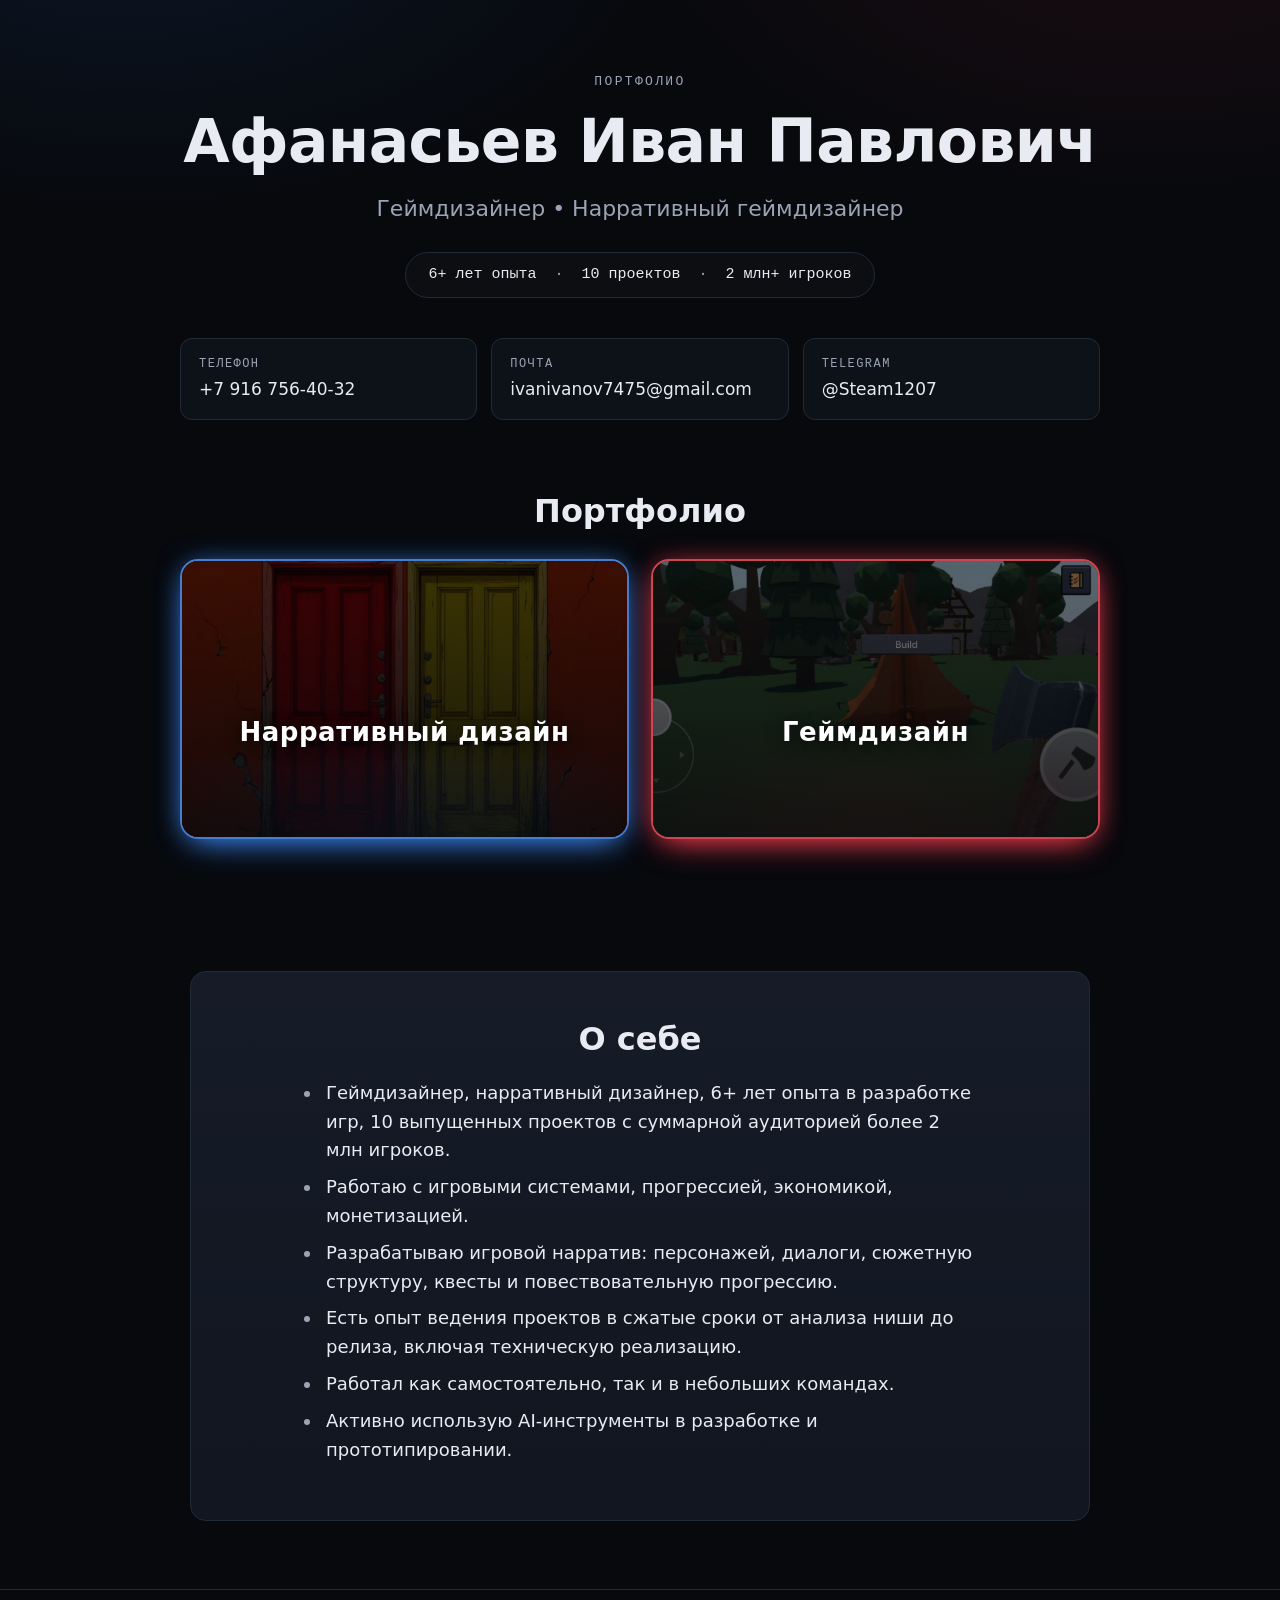
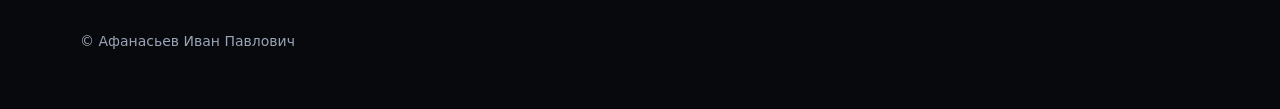
<file: index.html>
<!DOCTYPE html>
<html lang="ru">
<head>
  <meta charset="utf-8">
  <meta name="viewport" content="width=device-width, initial-scale=1">
  <meta name="robots" content="noindex, nofollow">
  <title>Афанасьев Иван Павлович — геймдизайнер, нарративный геймдизайнер</title>
  <meta name="description" content="Портфолио: геймдизайн и нарративный дизайн.">
  <link rel="icon" href="./assets/favicon.svg" type="image/svg+xml">
  <link rel="stylesheet" href="./styles.css?v=20261010f">
</head>
<body>

  <header class="hero">
    <div class="wrap">
      <p class="eyebrow">Портфолио</p>
      <h1>Афанасьев Иван Павлович</h1>
      <p class="subtitle">Геймдизайнер • Нарративный геймдизайнер</p>
      <p class="stats">
        <span>6+ лет опыта</span><span class="dot">·</span>
        <span>10 проектов</span><span class="dot">·</span>
        <span>2 млн+ игроков</span>
      </p>
      <ul class="contacts contacts--hero" id="contacts">
        <li><button class="contact" type="button" data-copy="+7 916 756-40-32"><span class="label">Телефон</span><span class="value">+7 916 756-40-32</span><span class="corner hint" aria-hidden="true">Скопировать</span><span class="corner copied" aria-hidden="true">Скопировано</span></button></li>
        <li><button class="contact" type="button" data-copy="ivanivanov7475@gmail.com"><span class="label">Почта</span><span class="value">ivanivanov7475@gmail.com</span><span class="corner hint" aria-hidden="true">Скопировать</span><span class="corner copied" aria-hidden="true">Скопировано</span></button></li>
        <li><button class="contact" type="button" data-copy="@Steam1207"><span class="label">Telegram</span><span class="value">@Steam1207</span><span class="corner hint" aria-hidden="true">Скопировать</span><span class="corner copied" aria-hidden="true">Скопировано</span></button></li>
      </ul>
    </div>
  </header>

  <main>
    <section class="choice" id="choose">
      <div class="wrap">
        <h2>Портфолио</h2>
        <div class="pills">
          <a class="pill-card pill-card--blue" href="narrative.html">
            <img class="pill-card__bg" src="assets/pill-narrative.jpg" alt="" decoding="async">
            <span class="pill-card__shade" aria-hidden="true"></span>
            <span class="pill-card__content">
              <span class="pill-card__label">Нарративный дизайн</span>
              <span class="pill-card__arrow" aria-hidden="true">←</span>
            </span>
          </a>
          <a class="pill-card pill-card--red" href="gamedesign.html">
            <img class="pill-card__bg" src="assets/pill-gamedesign.jpg" alt="" decoding="async">
            <span class="pill-card__shade" aria-hidden="true"></span>
            <span class="pill-card__content">
              <span class="pill-card__label">Геймдизайн</span>
              <span class="pill-card__arrow" aria-hidden="true">→</span>
            </span>
          </a>
        </div>
      </div>
    </section>

    <section class="about" id="about">
      <div class="wrap">
        <div class="panel">
          <h2>О себе</h2>
          <ul class="about-list">
            <li>Геймдизайнер, нарративный дизайнер, 6+ лет опыта в разработке игр, 10 выпущенных проектов с суммарной аудиторией более 2 млн игроков.</li>
            <li>Работаю с игровыми системами, прогрессией, экономикой, монетизацией.</li>
            <li>Разрабатываю игровой нарратив: персонажей, диалоги, сюжетную структуру, квесты и повествовательную прогрессию.</li>
            <li>Есть опыт ведения проектов в сжатые сроки от анализа ниши до релиза, включая техническую реализацию.</li>
            <li>Работал как самостоятельно, так и в небольших командах.</li>
            <li>Активно использую AI-инструменты в разработке и прототипировании.</li>
          </ul>
        </div>
      </div>
    </section>
  </main>

  <footer class="foot">
    <div class="wrap">
      <span>© Афанасьев Иван Павлович</span>
    </div>
  </footer>

  <div class="toast" id="toast" role="status" aria-live="polite"></div>
  <script src="./script.js?v=20261010f"></script>
</body>
</html>
</file>
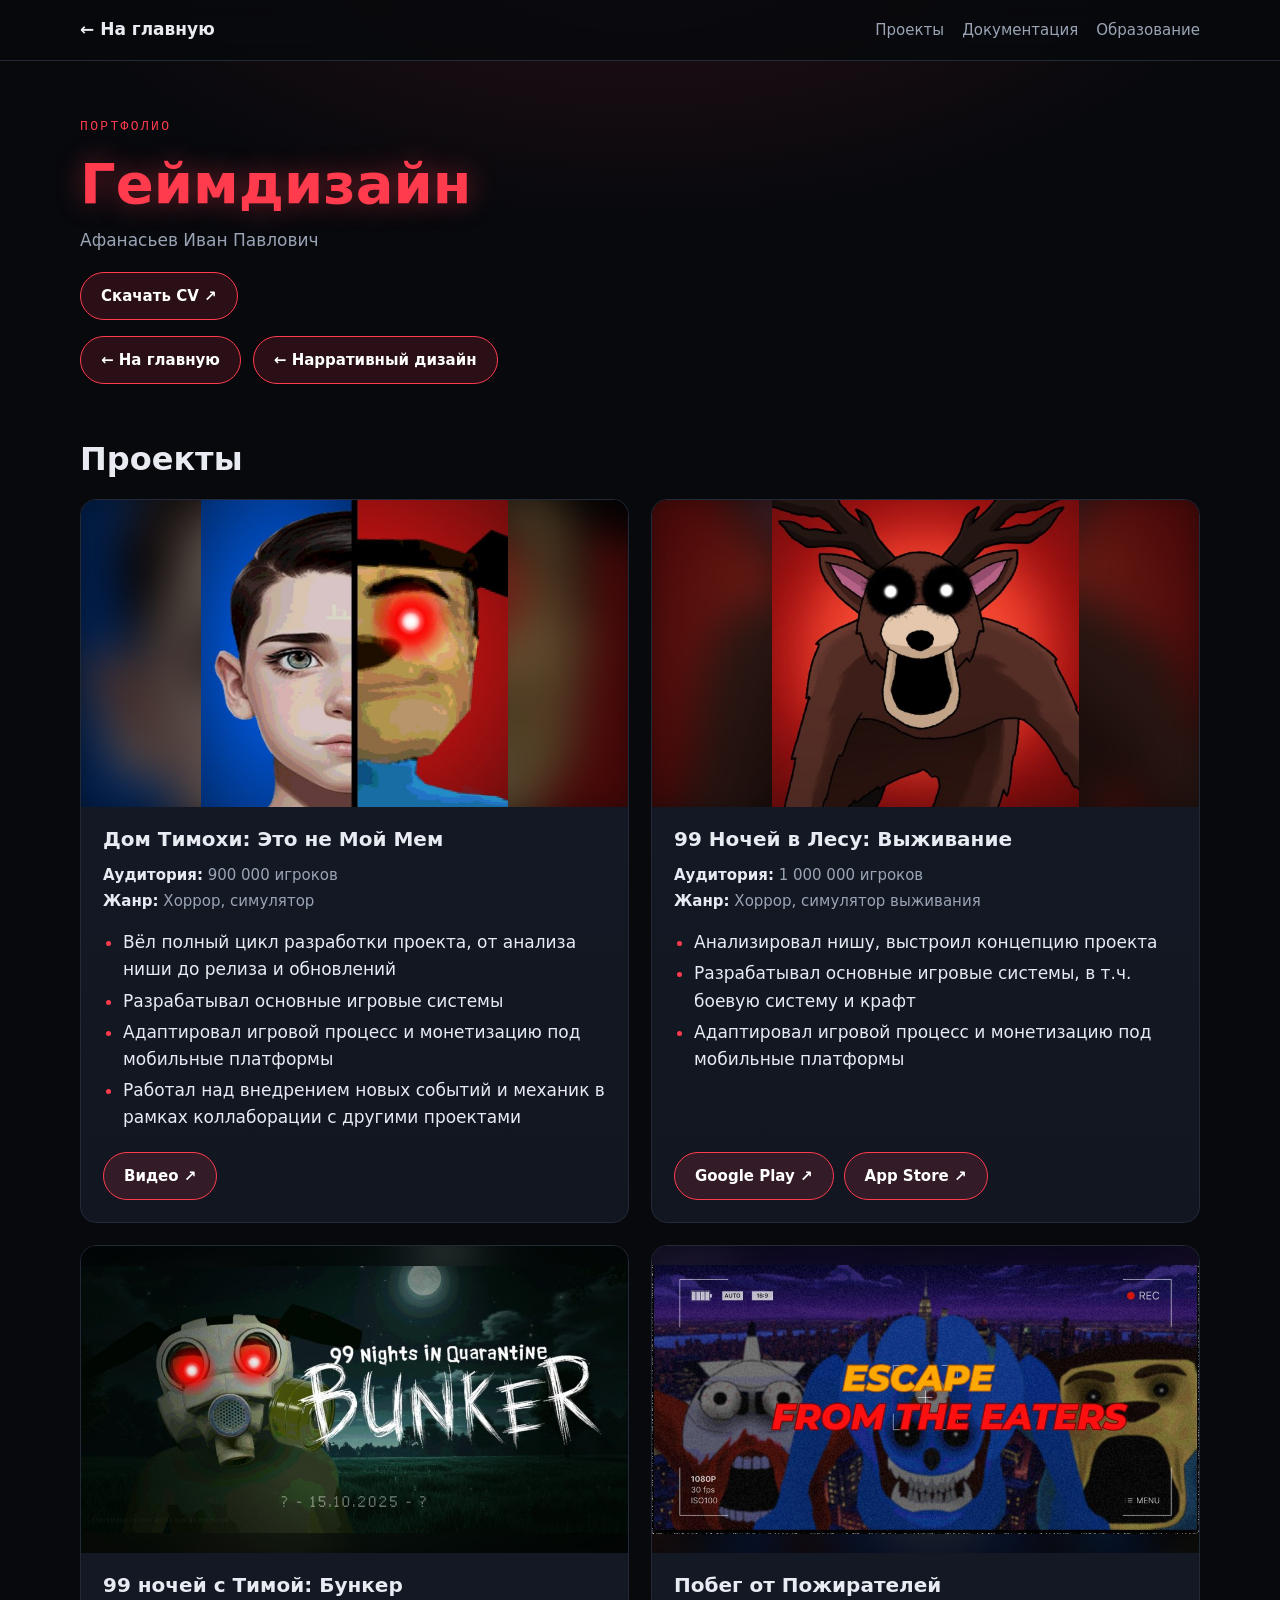
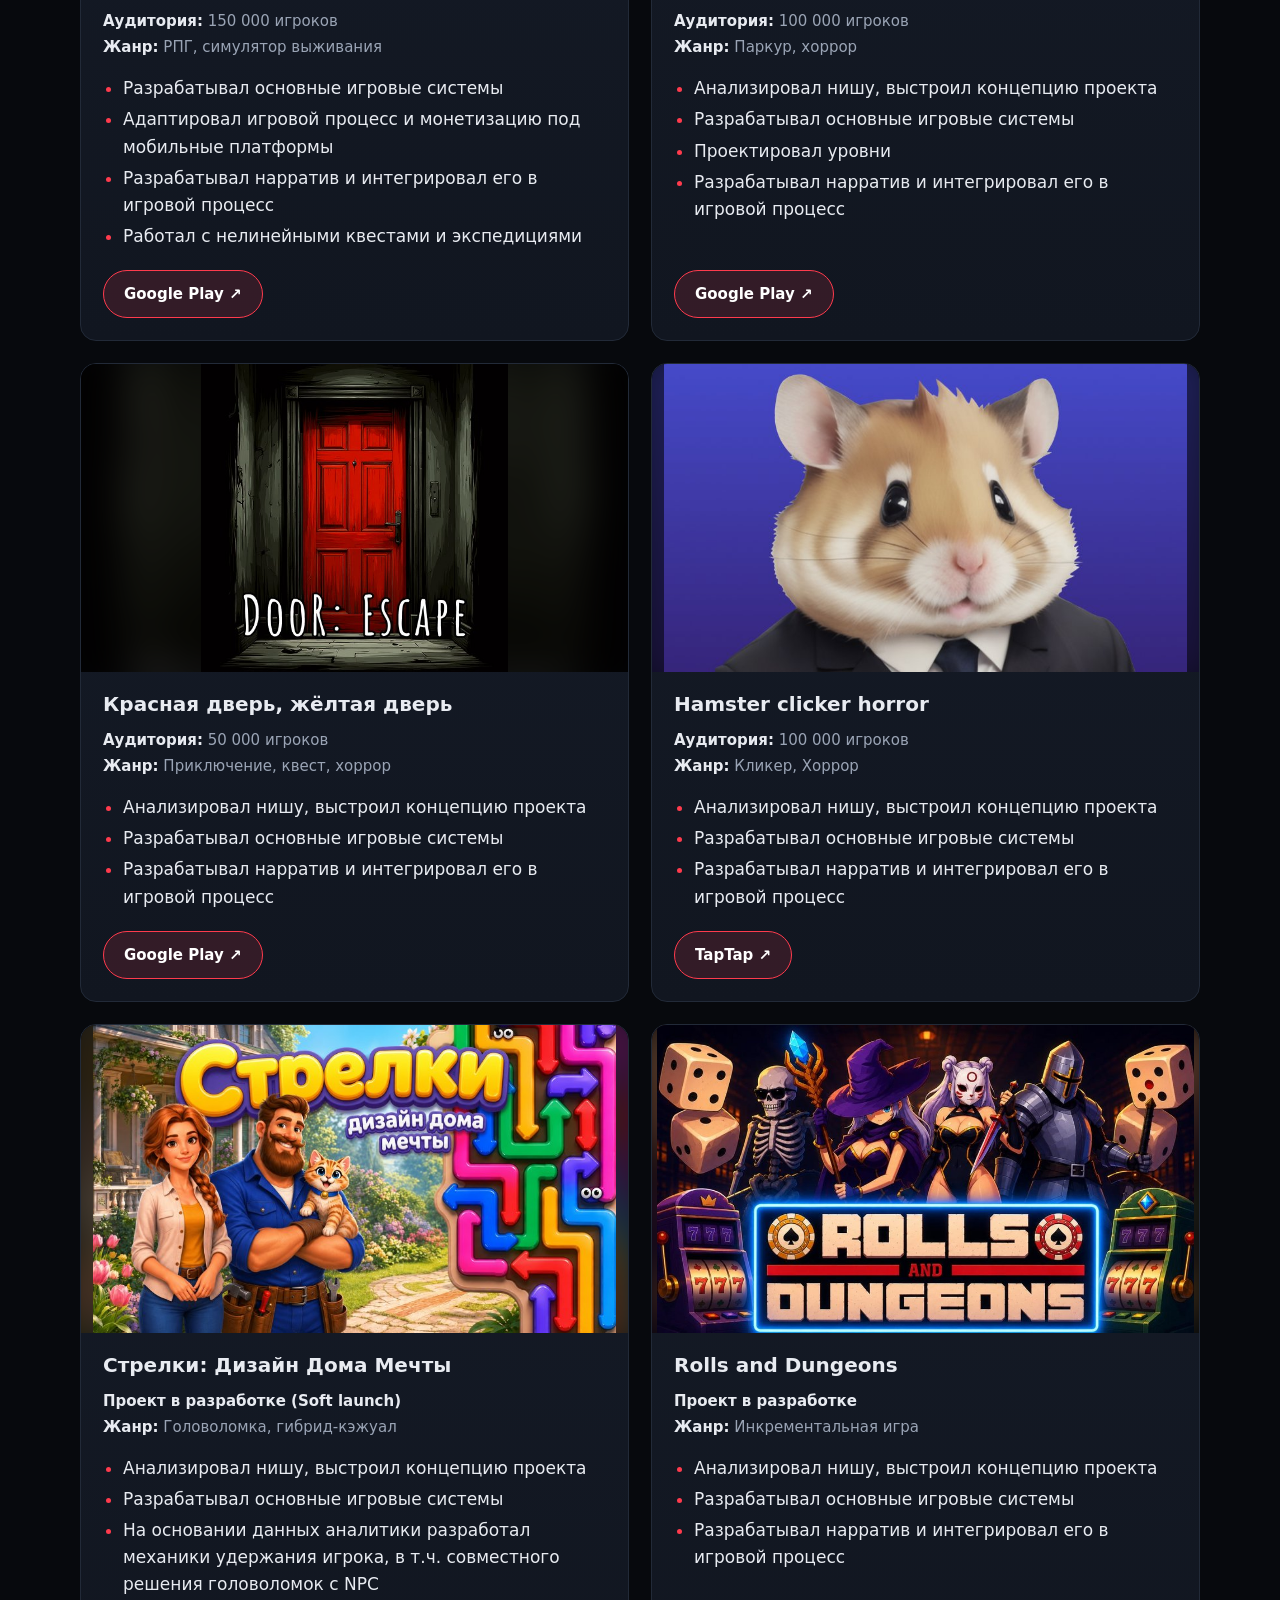
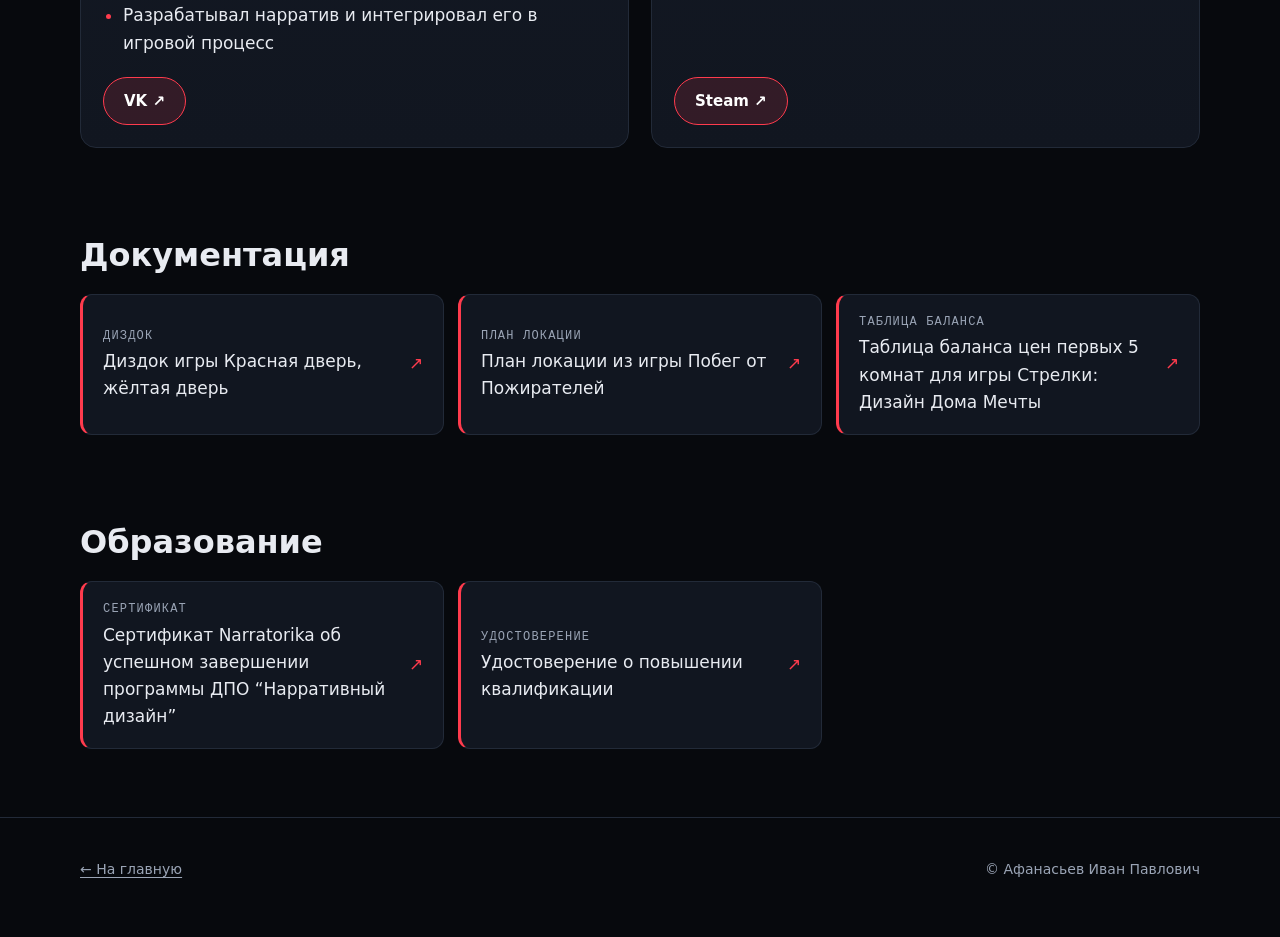
<file: gamedesign.html>
<!DOCTYPE html>
<html lang="ru">
<head>
  <meta charset="utf-8">
  <meta name="viewport" content="width=device-width, initial-scale=1">
  <meta name="robots" content="noindex, nofollow">
  <title>Геймдизайн — Афанасьев Иван Павлович</title>
  <link rel="icon" href="./assets/favicon.svg" type="image/svg+xml">
  <link rel="stylesheet" href="./styles.css?v=20261010f">
</head>
<body class="theme-red">

  <nav class="topbar" aria-label="Навигация">
    <div class="wrap">
      <a class="back" href="index.html">← На главную</a>
      <div class="topnav">
        <a href="#projects">Проекты</a> <a href="#docs">Документация</a> <a href="#education">Образование</a>
      </div>
    </div>
  </nav>

  <header class="page-head">
    <div class="wrap">
      <p class="eyebrow">Портфолио</p>
      <h1><span class="accent">Геймдизайн</span></h1>
      <p class="name">Афанасьев Иван Павлович</p>
      <div class="cv-row">
        <!-- CV (Геймдизайн): чтобы обновить, замените файл assets/cv/Afanasyev_Ivan_Game_Designer_CV.pdf (имя оставьте прежним).
             Атрибут download не ставим: с ним Chrome на сайте скачивает PDF вместо открытия во вкладке. -->
        <a class="btn" href="assets/cv/Afanasyev_Ivan_Game_Designer_CV.pdf" target="_blank" rel="noopener">Скачать CV ↗</a>
      </div>
      <div class="head-actions">
        <a class="btn" href="index.html">← На главную</a>
        <a class="btn" href="narrative.html">← Нарративный дизайн</a>
      </div>
    </div>
  </header>

  <main>
    <section id="projects">
      <div class="wrap">
        <h2>Проекты</h2>
        <div class="projects">
        <article class="card">
          <div class="cover">
            <img class="bg" src="assets/dom-timokhi.jpg" alt="" aria-hidden="true">
            <img class="fg" src="assets/dom-timokhi.jpg" alt="Дом Тимохи: Это не Мой Мем" loading="lazy">
          </div>
          <div class="card-body">
            <h3>Дом Тимохи: Это не Мой Мем</h3>
            <p class="meta"><span><b>Аудитория:</b> 900 000 игроков</span><span><b>Жанр:</b> Хоррор, симулятор</span></p>
            <ul>
              <li>Вёл полный цикл разработки проекта, от анализа ниши до релиза и обновлений</li>
              <li>Разрабатывал основные игровые системы</li>
              <li>Адаптировал игровой процесс и монетизацию под мобильные платформы</li>
              <li>Работал над внедрением новых событий и механик в рамках коллаборации с другими проектами</li>
            </ul>
            <div class="card-actions">
              <a class="btn" href="https://www.youtube.com/watch?v=hrH_VWF88SI" target="_blank" rel="noopener">Видео ↗</a>
            </div>
          </div>
        </article>
        <article class="card">
          <div class="cover">
            <img class="bg" src="assets/99-nochey-v-lesu.jpg" alt="" aria-hidden="true">
            <img class="fg" src="assets/99-nochey-v-lesu.jpg" alt="99 Ночей в Лесу: Выживание" loading="lazy">
          </div>
          <div class="card-body">
            <h3>99 Ночей в Лесу: Выживание</h3>
            <p class="meta"><span><b>Аудитория:</b> 1 000 000 игроков</span><span><b>Жанр:</b> Хоррор, симулятор выживания</span></p>
            <ul>
              <li>Анализировал нишу, выстроил концепцию проекта</li>
              <li>Разрабатывал основные игровые системы, в т.ч. боевую систему и крафт</li>
              <li>Адаптировал игровой процесс и монетизацию под мобильные платформы</li>
            </ul>
            <div class="card-actions">
              <a class="btn" href="https://play.google.com/store/apps/details?id=com.blessed.ninetyninenightsinforest" target="_blank" rel="noopener">Google Play ↗</a>
              <a class="btn" href="https://apps.apple.com/ru/app/99-%D0%BD%D0%BE%D1%87%D0%B5%D0%B9-%D0%B2-%D0%BB%D0%B5%D1%81%D1%83-%D0%B2%D1%8B%D0%B6%D0%B8%D0%B2%D0%B0%D0%BD%D0%B8%D0%B5/id6752292170" target="_blank" rel="noopener">App Store ↗</a>
            </div>
          </div>
        </article>
        <article class="card">
          <div class="cover">
            <img class="bg" src="assets/99-nochey-s-timoy-bunker.jpg" alt="" aria-hidden="true">
            <img class="fg" src="assets/99-nochey-s-timoy-bunker.jpg" alt="99 ночей с Тимой: Бункер" loading="lazy">
          </div>
          <div class="card-body">
            <h3>99 ночей с Тимой: Бункер</h3>
            <p class="meta"><span><b>Аудитория:</b> 150 000 игроков</span><span><b>Жанр:</b> РПГ, симулятор выживания</span></p>
            <ul>
              <li>Разрабатывал основные игровые системы</li>
              <li>Адаптировал игровой процесс и монетизацию под мобильные платформы</li>
              <li>Разрабатывал нарратив и интегрировал его в игровой процесс</li>
              <li>Работал с нелинейными квестами и экспедициями</li>
            </ul>
            <div class="card-actions">
              <a class="btn" href="https://play.google.com/store/apps/details?id=com.blessedlang.quarantinebunker" target="_blank" rel="noopener">Google Play ↗</a>
            </div>
          </div>
        </article>
        <article class="card">
          <div class="cover">
            <img class="bg" src="assets/pobeg-ot-pozhirateley.jpg" alt="" aria-hidden="true">
            <img class="fg" src="assets/pobeg-ot-pozhirateley.jpg" alt="Побег от Пожирателей" loading="lazy">
          </div>
          <div class="card-body">
            <h3>Побег от Пожирателей</h3>
            <p class="meta"><span><b>Аудитория:</b> 100 000 игроков</span><span><b>Жанр:</b> Паркур, хоррор</span></p>
            <ul>
              <li>Анализировал нишу, выстроил концепцию проекта</li>
              <li>Разрабатывал основные игровые системы</li>
              <li>Проектировал уровни</li>
              <li>Разрабатывал нарратив и интегрировал его в игровой процесс</li>
            </ul>
            <div class="card-actions">
              <a class="btn" href="https://play.google.com/store/apps/details?id=com.blessedland.eatersescape" target="_blank" rel="noopener">Google Play ↗</a>
            </div>
          </div>
        </article>
        <article class="card">
          <div class="cover">
            <img class="bg" src="assets/krasnaya-dver-zheltaya-dver.jpg" alt="" aria-hidden="true">
            <img class="fg" src="assets/krasnaya-dver-zheltaya-dver.jpg" alt="Красная дверь, жёлтая дверь" loading="lazy">
          </div>
          <div class="card-body">
            <h3>Красная дверь, жёлтая дверь</h3>
            <p class="meta"><span><b>Аудитория:</b> 50 000 игроков</span><span><b>Жанр:</b> Приключение, квест, хоррор</span></p>
            <ul>
              <li>Анализировал нишу, выстроил концепцию проекта</li>
              <li>Разрабатывал основные игровые системы</li>
              <li>Разрабатывал нарратив и интегрировал его в игровой процесс</li>
            </ul>
            <div class="card-actions">
              <a class="btn" href="https://play.google.com/store/apps/details?id=com.blessedland.redyellowdoor" target="_blank" rel="noopener">Google Play ↗</a>
            </div>
          </div>
        </article>
        <article class="card">
          <div class="cover">
            <img class="bg" src="assets/hamster-clicker-horror.jpg" alt="" aria-hidden="true">
            <img class="fg" src="assets/hamster-clicker-horror.jpg" alt="Hamster clicker horror" loading="lazy">
          </div>
          <div class="card-body">
            <h3>Hamster clicker horror</h3>
            <p class="meta"><span><b>Аудитория:</b> 100 000 игроков</span><span><b>Жанр:</b> Кликер, Хоррор</span></p>
            <ul>
              <li>Анализировал нишу, выстроил концепцию проекта</li>
              <li>Разрабатывал основные игровые системы</li>
              <li>Разрабатывал нарратив и интегрировал его в игровой процесс</li>
            </ul>
            <div class="card-actions">
              <a class="btn" href="https://www.taptap.io/app/33745233" target="_blank" rel="noopener">TapTap ↗</a>
            </div>
          </div>
        </article>
        <article class="card">
          <div class="cover">
            <img class="bg" src="assets/strelki-dizayn-doma-mechty.jpg" alt="" aria-hidden="true">
            <img class="fg" src="assets/strelki-dizayn-doma-mechty.jpg" alt="Стрелки: Дизайн Дома Мечты" loading="lazy">
          </div>
          <div class="card-body">
            <h3>Стрелки: Дизайн Дома Мечты</h3>
            <p class="meta"><span><b>Проект в разработке (Soft launch)</b></span><span><b>Жанр:</b> Головоломка, гибрид-кэжуал</span></p>
            <ul>
              <li>Анализировал нишу, выстроил концепцию проекта</li>
              <li>Разрабатывал основные игровые системы</li>
              <li>На основании данных аналитики разработал механики удержания игрока, в т.ч. совместного решения головоломок с NPC</li>
              <li>Разрабатывал нарратив и интегрировал его в игровой процесс</li>
            </ul>
            <div class="card-actions">
              <a class="btn" href="https://vk.com/app54669674" target="_blank" rel="noopener">VK ↗</a>
            </div>
          </div>
        </article>
        <article class="card">
          <div class="cover">
            <img class="bg" src="assets/rolls-and-dungeons.jpg" alt="" aria-hidden="true">
            <img class="fg" src="assets/rolls-and-dungeons.jpg" alt="Rolls and Dungeons" loading="lazy">
          </div>
          <div class="card-body">
            <h3>Rolls and Dungeons</h3>
            <p class="meta"><span><b>Проект в разработке</b></span><span><b>Жанр:</b> Инкрементальная игра</span></p>
            <ul>
              <li>Анализировал нишу, выстроил концепцию проекта</li>
              <li>Разрабатывал основные игровые системы</li>
              <li>Разрабатывал нарратив и интегрировал его в игровой процесс</li>
            </ul>
            <div class="card-actions">
              <a class="btn" href="https://store.steampowered.com/app/4383030/Rolls_and_Dungeons/" target="_blank" rel="noopener">Steam ↗</a>
            </div>
          </div>
        </article>
        </div>
      </div>
    </section>

    <section id="docs">
      <div class="wrap">
        <h2>Документация</h2>
        <div class="links">
          <a class="link-card" href="https://drive.google.com/file/d/1hIztSkY0uItPR-pZHxMpzIHZvbKbD4lj/view?usp=sharing" target="_blank" rel="noopener">
            <span><span class="kind">Диздок</span>Диздок игры Красная дверь, жёлтая дверь</span>
            <span class="go" aria-hidden="true">↗</span>
          </a>
          <a class="link-card" href="https://drive.google.com/file/d/1xS15HXyAZ11ZEYx0AAFdMNlzgHQ32EDj/view?usp=sharing" target="_blank" rel="noopener">
            <span><span class="kind">План локации</span>План локации из игры Побег от Пожирателей</span>
            <span class="go" aria-hidden="true">↗</span>
          </a>
          <a class="link-card" href="https://docs.google.com/spreadsheets/d/1ZcGlsy4dhkDC8tpIsO0jyZlUnahdcHJgsD1IHLrwHgg/edit?usp=sharing" target="_blank" rel="noopener">
            <span><span class="kind">Таблица баланса</span>Таблица баланса цен первых 5 комнат для игры Стрелки: Дизайн Дома Мечты</span>
            <span class="go" aria-hidden="true">↗</span>
          </a>
        </div>
      </div>
    </section>

    <section id="education">
      <div class="wrap">
        <h2>Образование</h2>
        <div class="links">
          <a class="link-card" href="https://drive.google.com/file/d/1sAAiIsvBBwS7PAgrGhzvNUmEoNtUpV6y/view?usp=sharing" target="_blank" rel="noopener">
            <span><span class="kind">Сертификат</span>Сертификат Narratorika об успешном завершении программы ДПО “Нарративный дизайн”</span>
            <span class="go" aria-hidden="true">↗</span>
          </a>
          <a class="link-card" href="https://drive.google.com/file/d/1_bx0A0GuZ2le0qbYn-_akxhYM099hhsZ/view?usp=sharing" target="_blank" rel="noopener">
            <span><span class="kind">Удостоверение</span>Удостоверение о повышении квалификации</span>
            <span class="go" aria-hidden="true">↗</span>
          </a>
        </div>
      </div>
    </section>
  </main>

  <footer class="foot">
    <div class="wrap">
      <a href="index.html">← На главную</a>
      <span>© Афанасьев Иван Павлович</span>
    </div>
  </footer>

</body>
</html>
</file>
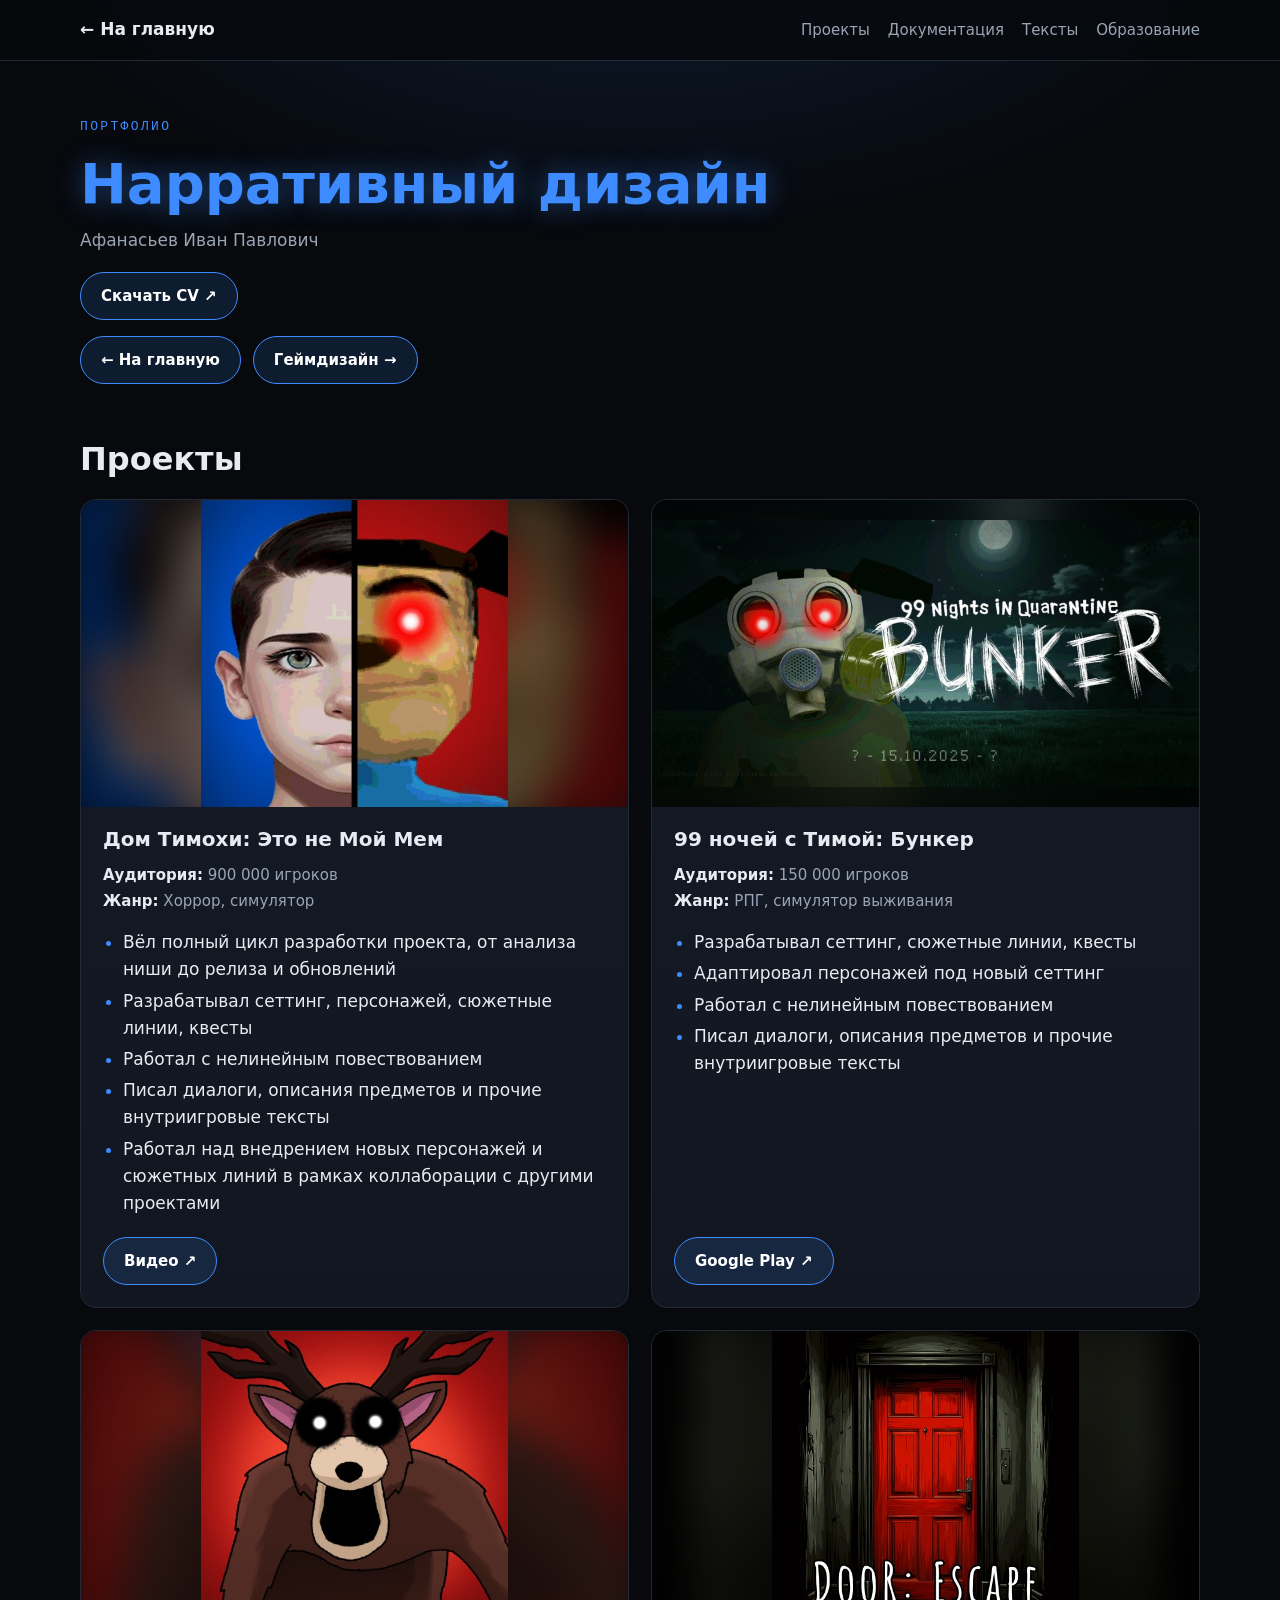
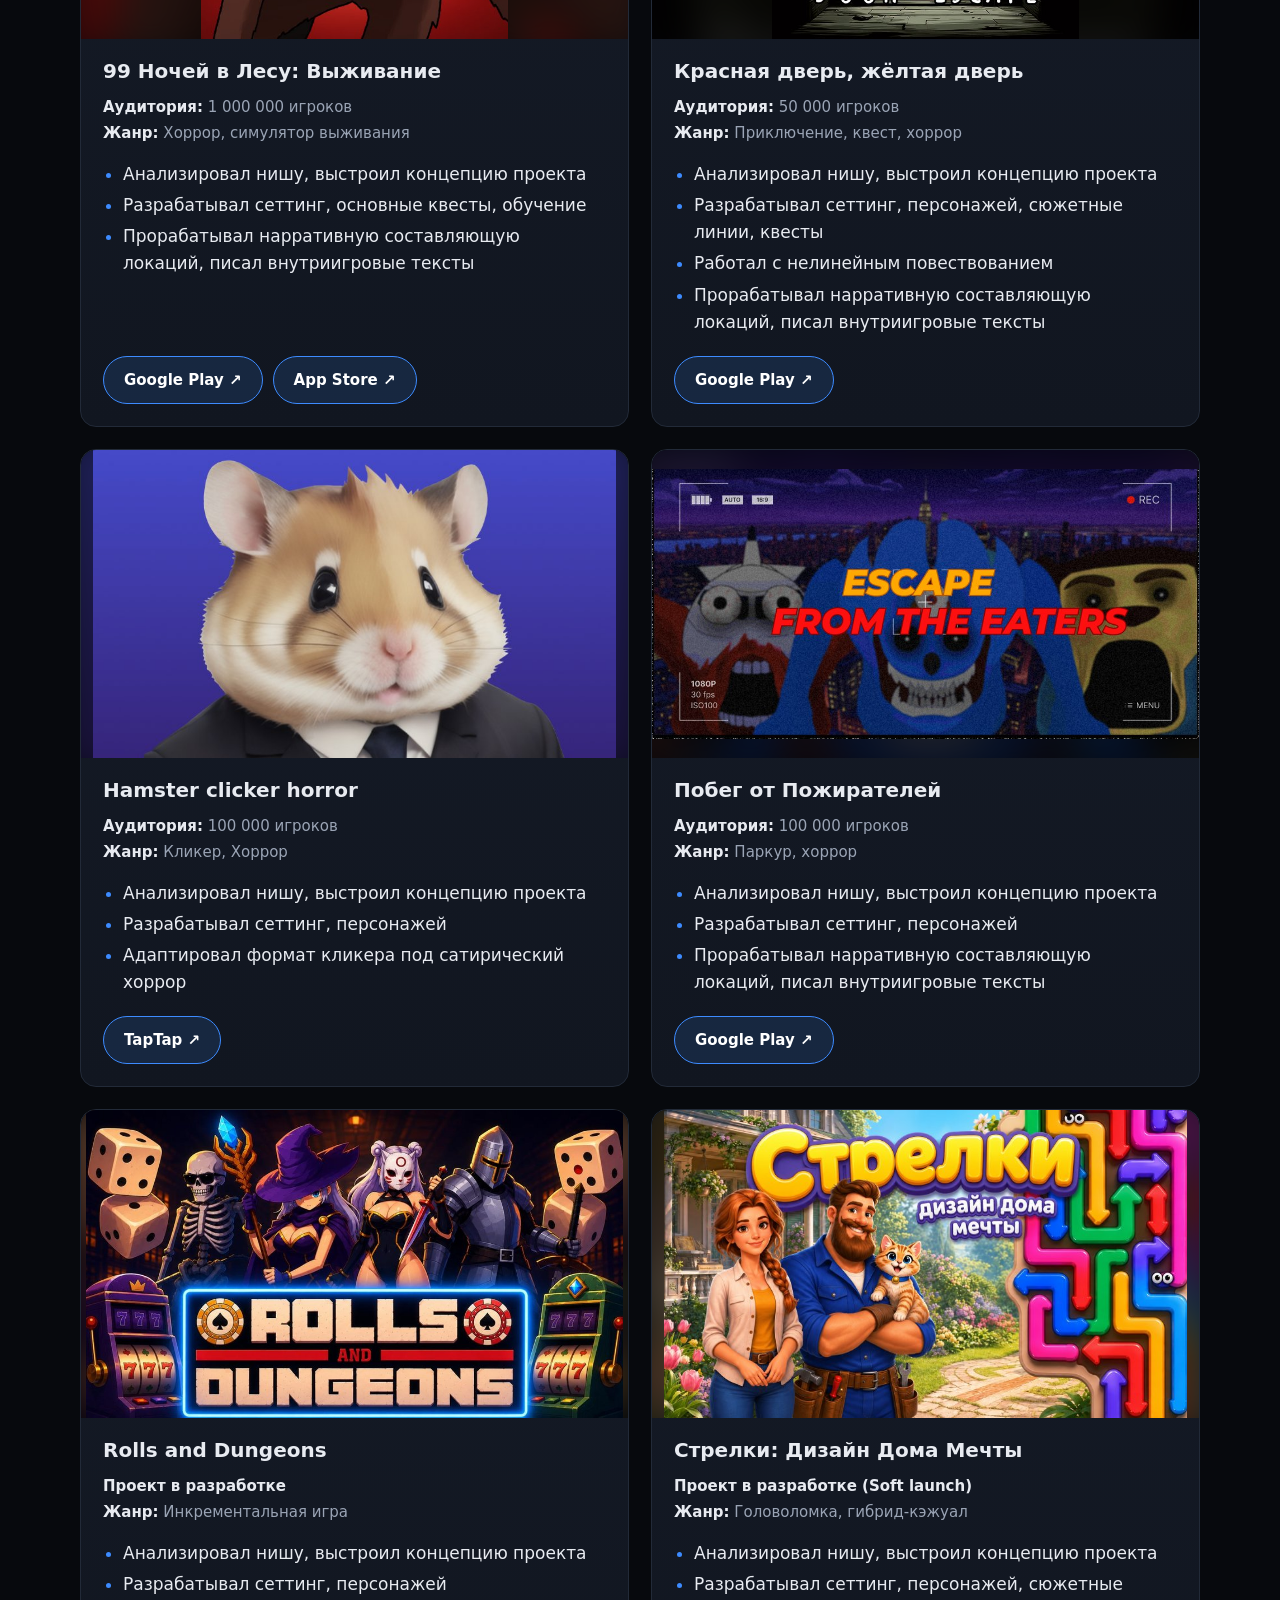
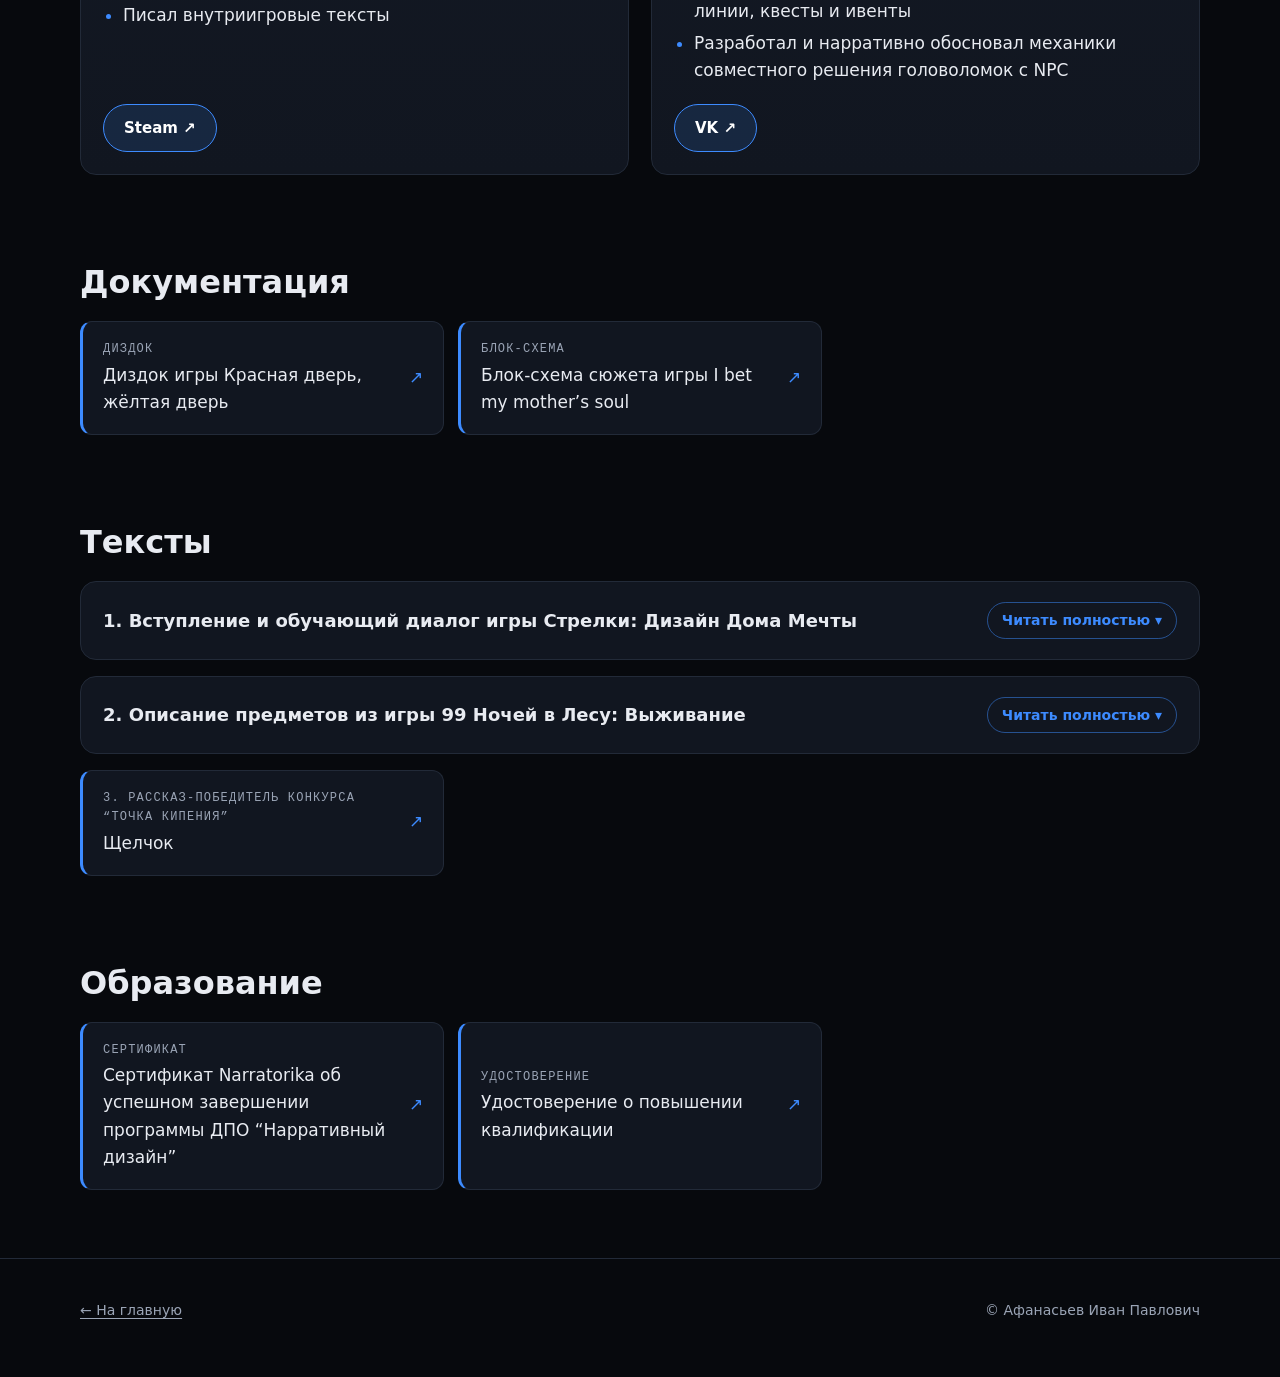
<file: narrative.html>
<!DOCTYPE html>
<html lang="ru">
<head>
  <meta charset="utf-8">
  <meta name="viewport" content="width=device-width, initial-scale=1">
  <meta name="robots" content="noindex, nofollow">
  <title>Нарративный дизайн — Афанасьев Иван Павлович</title>
  <link rel="icon" href="./assets/favicon.svg" type="image/svg+xml">
  <link rel="stylesheet" href="./styles.css?v=20261010f">
</head>
<body class="theme-blue">

  <nav class="topbar" aria-label="Навигация">
    <div class="wrap">
      <a class="back" href="index.html">← На главную</a>
      <div class="topnav">
        <a href="#projects">Проекты</a> <a href="#docs">Документация</a> <a href="#texts">Тексты</a> <a href="#education">Образование</a>
      </div>
    </div>
  </nav>

  <header class="page-head">
    <div class="wrap">
      <p class="eyebrow">Портфолио</p>
      <h1><span class="accent">Нарративный дизайн</span></h1>
      <p class="name">Афанасьев Иван Павлович</p>
      <div class="cv-row">
        <!-- CV (Нарративный дизайн): чтобы обновить, замените файл assets/cv/Afanasyev_Ivan_Narrative_Designer_CV.pdf (имя оставьте прежним).
             Атрибут download не ставим: с ним Chrome на сайте скачивает PDF вместо открытия во вкладке. -->
        <a class="btn" href="assets/cv/Afanasyev_Ivan_Narrative_Designer_CV.pdf" target="_blank" rel="noopener">Скачать CV ↗</a>
      </div>
      <div class="head-actions">
        <a class="btn" href="index.html">← На главную</a>
        <a class="btn" href="gamedesign.html">Геймдизайн →</a>
      </div>
    </div>
  </header>

  <main>
    <section id="projects">
      <div class="wrap">
        <h2>Проекты</h2>
        <div class="projects">
        <article class="card">
          <div class="cover">
            <img class="bg" src="assets/dom-timokhi.jpg" alt="" aria-hidden="true">
            <img class="fg" src="assets/dom-timokhi.jpg" alt="Дом Тимохи: Это не Мой Мем" loading="lazy">
          </div>
          <div class="card-body">
            <h3>Дом Тимохи: Это не Мой Мем</h3>
            <p class="meta"><span><b>Аудитория:</b> 900 000 игроков</span><span><b>Жанр:</b> Хоррор, симулятор</span></p>
            <ul>
              <li>Вёл полный цикл разработки проекта, от анализа ниши до релиза и обновлений</li>
              <li>Разрабатывал сеттинг, персонажей, сюжетные линии, квесты</li>
              <li>Работал с нелинейным повествованием</li>
              <li>Писал диалоги, описания предметов и прочие внутриигровые тексты</li>
              <li>Работал над внедрением новых персонажей и сюжетных линий в рамках коллаборации с другими проектами</li>
            </ul>
            <div class="card-actions">
              <a class="btn" href="https://www.youtube.com/watch?v=hrH_VWF88SI" target="_blank" rel="noopener">Видео ↗</a>
            </div>
          </div>
        </article>
        <article class="card">
          <div class="cover">
            <img class="bg" src="assets/99-nochey-s-timoy-bunker.jpg" alt="" aria-hidden="true">
            <img class="fg" src="assets/99-nochey-s-timoy-bunker.jpg" alt="99 ночей с Тимой: Бункер" loading="lazy">
          </div>
          <div class="card-body">
            <h3>99 ночей с Тимой: Бункер</h3>
            <p class="meta"><span><b>Аудитория:</b> 150 000 игроков</span><span><b>Жанр:</b> РПГ, симулятор выживания</span></p>
            <ul>
              <li>Разрабатывал сеттинг, сюжетные линии, квесты</li>
              <li>Адаптировал персонажей под новый сеттинг</li>
              <li>Работал с нелинейным повествованием</li>
              <li>Писал диалоги, описания предметов и прочие внутриигровые тексты</li>
            </ul>
            <div class="card-actions">
              <a class="btn" href="https://play.google.com/store/apps/details?id=com.blessedlang.quarantinebunker" target="_blank" rel="noopener">Google Play ↗</a>
            </div>
          </div>
        </article>
        <article class="card">
          <div class="cover">
            <img class="bg" src="assets/99-nochey-v-lesu.jpg" alt="" aria-hidden="true">
            <img class="fg" src="assets/99-nochey-v-lesu.jpg" alt="99 Ночей в Лесу: Выживание" loading="lazy">
          </div>
          <div class="card-body">
            <h3>99 Ночей в Лесу: Выживание</h3>
            <p class="meta"><span><b>Аудитория:</b> 1 000 000 игроков</span><span><b>Жанр:</b> Хоррор, симулятор выживания</span></p>
            <ul>
              <li>Анализировал нишу, выстроил концепцию проекта</li>
              <li>Разрабатывал сеттинг, основные квесты, обучение</li>
              <li>Прорабатывал нарративную составляющую локаций, писал внутриигровые тексты</li>
            </ul>
            <div class="card-actions">
              <a class="btn" href="https://play.google.com/store/apps/details?id=com.blessed.ninetyninenightsinforest" target="_blank" rel="noopener">Google Play ↗</a>
              <a class="btn" href="https://apps.apple.com/ru/app/99-%D0%BD%D0%BE%D1%87%D0%B5%D0%B9-%D0%B2-%D0%BB%D0%B5%D1%81%D1%83-%D0%B2%D1%8B%D0%B6%D0%B8%D0%B2%D0%B0%D0%BD%D0%B8%D0%B5/id6752292170" target="_blank" rel="noopener">App Store ↗</a>
            </div>
          </div>
        </article>
        <article class="card">
          <div class="cover">
            <img class="bg" src="assets/krasnaya-dver-zheltaya-dver.jpg" alt="" aria-hidden="true">
            <img class="fg" src="assets/krasnaya-dver-zheltaya-dver.jpg" alt="Красная дверь, жёлтая дверь" loading="lazy">
          </div>
          <div class="card-body">
            <h3>Красная дверь, жёлтая дверь</h3>
            <p class="meta"><span><b>Аудитория:</b> 50 000 игроков</span><span><b>Жанр:</b> Приключение, квест, хоррор</span></p>
            <ul>
              <li>Анализировал нишу, выстроил концепцию проекта</li>
              <li>Разрабатывал сеттинг, персонажей, сюжетные линии, квесты</li>
              <li>Работал с нелинейным повествованием</li>
              <li>Прорабатывал нарративную составляющую локаций, писал внутриигровые тексты</li>
            </ul>
            <div class="card-actions">
              <a class="btn" href="https://play.google.com/store/apps/details?id=com.blessedland.redyellowdoor" target="_blank" rel="noopener">Google Play ↗</a>
            </div>
          </div>
        </article>
        <article class="card">
          <div class="cover">
            <img class="bg" src="assets/hamster-clicker-horror.jpg" alt="" aria-hidden="true">
            <img class="fg" src="assets/hamster-clicker-horror.jpg" alt="Hamster clicker horror" loading="lazy">
          </div>
          <div class="card-body">
            <h3>Hamster clicker horror</h3>
            <p class="meta"><span><b>Аудитория:</b> 100 000 игроков</span><span><b>Жанр:</b> Кликер, Хоррор</span></p>
            <ul>
              <li>Анализировал нишу, выстроил концепцию проекта</li>
              <li>Разрабатывал сеттинг, персонажей</li>
              <li>Адаптировал формат кликера под сатирический хоррор</li>
            </ul>
            <div class="card-actions">
              <a class="btn" href="https://www.taptap.io/app/33745233" target="_blank" rel="noopener">TapTap ↗</a>
            </div>
          </div>
        </article>
        <article class="card">
          <div class="cover">
            <img class="bg" src="assets/pobeg-ot-pozhirateley.jpg" alt="" aria-hidden="true">
            <img class="fg" src="assets/pobeg-ot-pozhirateley.jpg" alt="Побег от Пожирателей" loading="lazy">
          </div>
          <div class="card-body">
            <h3>Побег от Пожирателей</h3>
            <p class="meta"><span><b>Аудитория:</b> 100 000 игроков</span><span><b>Жанр:</b> Паркур, хоррор</span></p>
            <ul>
              <li>Анализировал нишу, выстроил концепцию проекта</li>
              <li>Разрабатывал сеттинг, персонажей</li>
              <li>Прорабатывал нарративную составляющую локаций, писал внутриигровые тексты</li>
            </ul>
            <div class="card-actions">
              <a class="btn" href="https://play.google.com/store/apps/details?id=com.blessedland.eatersescape" target="_blank" rel="noopener">Google Play ↗</a>
            </div>
          </div>
        </article>
        <article class="card">
          <div class="cover">
            <img class="bg" src="assets/rolls-and-dungeons.jpg" alt="" aria-hidden="true">
            <img class="fg" src="assets/rolls-and-dungeons.jpg" alt="Rolls and Dungeons" loading="lazy">
          </div>
          <div class="card-body">
            <h3>Rolls and Dungeons</h3>
            <p class="meta"><span><b>Проект в разработке</b></span><span><b>Жанр:</b> Инкрементальная игра</span></p>
            <ul>
              <li>Анализировал нишу, выстроил концепцию проекта</li>
              <li>Разрабатывал сеттинг, персонажей</li>
              <li>Писал внутриигровые тексты</li>
            </ul>
            <div class="card-actions">
              <a class="btn" href="https://store.steampowered.com/app/4383030/Rolls_and_Dungeons/" target="_blank" rel="noopener">Steam ↗</a>
            </div>
          </div>
        </article>
        <article class="card">
          <div class="cover">
            <img class="bg" src="assets/strelki-dizayn-doma-mechty.jpg" alt="" aria-hidden="true">
            <img class="fg" src="assets/strelki-dizayn-doma-mechty.jpg" alt="Стрелки: Дизайн Дома Мечты" loading="lazy">
          </div>
          <div class="card-body">
            <h3>Стрелки: Дизайн Дома Мечты</h3>
            <p class="meta"><span><b>Проект в разработке (Soft launch)</b></span><span><b>Жанр:</b> Головоломка, гибрид-кэжуал</span></p>
            <ul>
              <li>Анализировал нишу, выстроил концепцию проекта</li>
              <li>Разрабатывал сеттинг, персонажей, сюжетные линии, квесты и ивенты</li>
              <li>Разработал и нарративно обосновал механики совместного решения головоломок с NPC</li>
            </ul>
            <div class="card-actions">
              <a class="btn" href="https://vk.com/app54669674" target="_blank" rel="noopener">VK ↗</a>
            </div>
          </div>
        </article>
        </div>
      </div>
    </section>

    <section id="docs">
      <div class="wrap">
        <h2>Документация</h2>
        <div class="links">
          <a class="link-card" href="https://drive.google.com/file/d/1hIztSkY0uItPR-pZHxMpzIHZvbKbD4lj/view?usp=sharing" target="_blank" rel="noopener">
            <span><span class="kind">Диздок</span>Диздок игры Красная дверь, жёлтая дверь</span>
            <span class="go" aria-hidden="true">↗</span>
          </a>
          <a class="link-card" href="https://drive.google.com/file/d/1qJkjE9RN1HuMDTF3RBQ9zTKjMJcnFyoL/view?usp=sharing" target="_blank" rel="noopener">
            <span><span class="kind">Блок-схема</span>Блок-схема сюжета игры I bet my mother’s soul</span>
            <span class="go" aria-hidden="true">↗</span>
          </a>
        </div>
      </div>
    </section>

    <section id="texts">
      <div class="wrap">
        <h2>Тексты</h2>
        <div class="texts">

          <details class="text">
            <summary><h3>1. Вступление и обучающий диалог игры Стрелки: Дизайн Дома Мечты</h3><span class="toggle"></span></summary>
            <div class="text-body">
              <h4>Сцена — Реплики</h4>
              <div class="scene">
                <div class="scene-title">Сцена 1</div>
                <p class="scene-desc">Вид на силуэты ссорящихся людей в зашторенном окне</p>
                <p>Это была худшая ночь в моей жизни.</p>
                <p>Наш брак давно трещал по швам.<br>Ради сына я терпела упреки, скандалы, слежку.</p>
                <p>Но измену я простить не смогла</p>
              </div>
              <div class="scene">
                <div class="scene-title">Сцена 2</div>
                <p class="scene-desc">Героиня с сыном стоят на улице под дождем</p>
                <p>Я молча ушла, забрав с собой Алекса</p>
                <p>Муж будет искать нас.<br>Но лучше так, чем продолжать этот спектакль</p>
                <p>Моих небольших сбережений должно хватить на первое время...</p>
              </div>
              <div class="scene">
                <div class="scene-title">Сцена 3</div>
                <p class="scene-desc">Вид на поместье и приближающуюся к нему машину</p>
                <p>Мы отправились в старое имение отца</p>
                <p>Это не просто память. Здесь я выросла, здесь мой настоящий дом</p>
                <p>И здесь мы начнем новую жизнь!</p>
              </div>
              <h4>Персонаж — Реплика</h4>
              <table class="t">
                <thead><tr><th>Персонаж</th><th>Реплика</th></tr></thead>
                <tbody>
                  <tr><td>Анна</td><td>Вот мы и дома, Алекс.</td></tr>
                  <tr><td>Алекс</td><td>Это вообще не похоже на дом, мам! Мне тут не нравится!</td></tr>
                  <tr><td>Анна</td><td>Здесь просто нужно немного прибраться.</td></tr>
                  <tr><td>Анна</td><td>Хочешь помочь мне? Давай вместе уберем мусор.</td></tr>
                  <tr><td>Анна</td><td>Молодец! Сразу стало чище!</td></tr>
                  <tr><td>Алекс</td><td>И правда!</td></tr>
                  <tr><td>Алекс</td><td>Получается, мы останемся здесь... А как же папа?</td></tr>
                  <tr><td>Анна</td><td>Папа теперь будет жить отдельно. А это наш с тобой новый дом!</td></tr>
                  <tr><td>Анна</td><td>Но сначала мне придется заработать на весь этот ремонт.</td></tr>
                </tbody>
              </table>
            </div>
          </details>

          <details class="text">
            <summary><h3>2. Описание предметов из игры 99 Ночей в Лесу: Выживание</h3><span class="toggle"></span></summary>
            <div class="text-body">
              <table class="t items">
                <thead><tr><th>Предмет</th><th>Описание</th></tr></thead>
                <tbody>
                  <tr><td>Жареное мясо</td><td>Кусок поджаренного на костре мяса дикого животного. Пахнет дымом костра и болотной тиной. По неизвестной причине не портится. Может быть употреблен в пищу.</td></tr>
                  <tr><td>Жареный гриб</td><td>Поджаренный на костре лесной гриб. Имеет неприятный привкус железа. Может быть употреблен в пищу.</td></tr>
                  <tr><td>Консервированный веслонос</td><td>Консервы из неизвестной рыбы. Хорошо восстанавливают голод, несмотря на легкий привкус машинного масла. Употребляются в сыром виде. Могут быть найдены в палатках и домах.</td></tr>
                  <tr><td>Кукурузные хлопья</td><td>Коробка хлопьев «Дары Кукурузы». Обладают приемлемым вкусом, но иногда внутри можно найти паутину и плесень. Употребляются в сыром виде. Могут быть найдены в палатках и домах.</td></tr>
                  <tr><td>Сырое мясо</td><td>Кусок сырого мяса дикого животного. Оно не чувствовало боли и не понимало, почему больше не может двигаться. Мясо почти полностью лишено крови. Необходимо пожарить на костре, чтобы съесть!</td></tr>
                  <tr><td>Сырой гриб</td><td>Гриб неизвестного вида. Скорее всего не является ядовитым. Кажется, способен перемещаться и издавать звуки в темное время суток. Необходимо пожарить на костре, чтобы съесть!</td></tr>
                </tbody>
              </table>
            </div>
          </details>

          <!-- Текст рассказа в документе дан ссылкой на файл, поэтому здесь — карточка-ссылка -->
          <div class="links">
          <a class="link-card" href="https://drive.google.com/file/d/15goTfqUeZ9dieiXR6ZDeDERtti6LL9wZ/view?usp=sharing" target="_blank" rel="noopener">
            <span><span class="kind">3. Рассказ-победитель конкурса “Точка кипения”</span>Щелчок</span>
            <span class="go" aria-hidden="true">↗</span>
          </a>
          </div>

        </div>
      </div>
    </section>
    <section id="education">
      <div class="wrap">
        <h2>Образование</h2>
        <div class="links">
          <a class="link-card" href="https://drive.google.com/file/d/1sAAiIsvBBwS7PAgrGhzvNUmEoNtUpV6y/view?usp=sharing" target="_blank" rel="noopener">
            <span><span class="kind">Сертификат</span>Сертификат Narratorika об успешном завершении программы ДПО “Нарративный дизайн”</span>
            <span class="go" aria-hidden="true">↗</span>
          </a>
          <a class="link-card" href="https://drive.google.com/file/d/1_bx0A0GuZ2le0qbYn-_akxhYM099hhsZ/view?usp=sharing" target="_blank" rel="noopener">
            <span><span class="kind">Удостоверение</span>Удостоверение о повышении квалификации</span>
            <span class="go" aria-hidden="true">↗</span>
          </a>
        </div>
      </div>
    </section>
  </main>

  <footer class="foot">
    <div class="wrap">
      <a href="index.html">← На главную</a>
      <span>© Афанасьев Иван Павлович</span>
    </div>
  </footer>

</body>
</html>
</file>
<file: styles.css>
/* ============================================================
   Портфолио Ивана Афанасьева — общие стили
   Цвета: --blue (нарративный дизайн), --red (геймдизайн)
   ============================================================ */

:root {
  --bg: #07090d;
  --bg-2: #0d1118;
  --card: #111620;
  --card-2: #151b27;
  --line: #222a38;
  --text: #e8ebf1;
  --muted: #9aa4b5;
  --blue: #3d8bff;
  --blue-2: #1f5fd6;
  --red: #ff3b4d;
  --red-2: #c81e33;
  --accent: #c9d1de;
  --accent-2: #8b95a7;
  --radius: 16px;
  --font: "Inter", "Segoe UI", system-ui, -apple-system, Roboto, "Helvetica Neue", Arial, sans-serif;
  --mono: "JetBrains Mono", Consolas, "Cascadia Mono", "SFMono-Regular", Menlo, monospace;
}

.theme-blue { --accent: var(--blue); --accent-2: var(--blue-2); }
.theme-red  { --accent: var(--red);  --accent-2: var(--red-2); }

*, *::before, *::after { box-sizing: border-box; }

html { scroll-behavior: smooth; }

body {
  margin: 0;
  background:
    radial-gradient(900px 500px at 10% -10%, rgba(61, 139, 255, .10), transparent 60%),
    radial-gradient(900px 500px at 90% -10%, rgba(255, 59, 77, .08), transparent 60%),
    var(--bg);
  background-attachment: fixed;
  color: var(--text);
  font-family: var(--font);
  font-size: 17px;
  line-height: 1.6;
  -webkit-font-smoothing: antialiased;
}
.theme-blue { background: radial-gradient(1000px 520px at 50% -12%, rgba(61, 139, 255, .16), transparent 65%), var(--bg); background-attachment: fixed; }
.theme-red  { background: radial-gradient(1000px 520px at 50% -12%, rgba(255, 59, 77, .14), transparent 65%), var(--bg); background-attachment: fixed; }

a { color: var(--accent); text-underline-offset: 3px; }
a:hover { color: #fff; }
a:focus-visible, button:focus-visible, summary:focus-visible {
  outline: 2px solid var(--accent);
  outline-offset: 3px;
  border-radius: 8px;
}

.wrap { width: min(1120px, 100% - 40px); margin-inline: auto; }

.eyebrow {
  font-family: var(--mono);
  font-size: 13px;
  letter-spacing: .18em;
  text-transform: uppercase;
  color: var(--muted);
  margin: 0 0 12px;
}

h1, h2, h3 { line-height: 1.2; margin: 0; }
h2 { font-size: clamp(24px, 3.2vw, 32px); margin-bottom: 20px; }
h3 { font-size: 20px; }

section { padding: 44px 0; }

/* ---------- Главная ---------- */

.hero { padding: clamp(48px, 8vh, 88px) 0 28px; text-align: center; }
.hero .wrap {
  display: flex;
  flex-direction: column;
  align-items: center;
}
.contacts.contacts--hero {
  display: grid;
  grid-template-columns: repeat(3, minmax(0, 1fr));
  gap: 14px;
  width: min(920px, 100%);
  margin: 0;
  margin-top: 40px;
  padding: 0;
  list-style: none;
  align-self: center;
  box-sizing: border-box;
}
.hero h1 {
  font-size: clamp(32px, 6vw, 60px);
  letter-spacing: -.01em;
  font-weight: 800;
}
.hero .subtitle {
  margin: 14px 0 0;
  font-size: clamp(17px, 2.4vw, 22px);
  color: var(--muted);
}
.stats {
  display: inline-flex;
  flex-wrap: wrap;
  justify-content: center;
  gap: 8px 18px;
  margin: 26px 0 0;
  padding: 10px 22px;
  border: 1px solid var(--line);
  border-radius: 999px;
  background: rgba(255, 255, 255, .02);
  font-family: var(--mono);
  font-size: 15px;
  color: var(--text);
}
.stats .dot { color: var(--muted); }

.panel {
  background: linear-gradient(180deg, var(--card-2), var(--card));
  border: 1px solid var(--line);
  border-radius: var(--radius);
  padding: clamp(22px, 4vw, 36px);
}
.about .panel { max-width: 900px; margin-inline: auto; padding: clamp(24px, 5vw, 48px) clamp(20px, 5vw, 56px); }
.about h2 { text-align: center; }
.about-list { max-width: 680px; margin: 0 auto; padding: 0 0 0 22px; font-size: 18px; line-height: 1.6; text-align: left; }
.about-list li { margin: 8px 0; padding-left: 4px; }
.about-list li::marker { color: var(--muted); }

.contacts { display: grid; grid-template-columns: repeat(3, 1fr); gap: 14px; margin: 0; padding: 0; list-style: none; }
.contact {
  position: relative;
  width: 100%;
  display: flex; flex-direction: column; gap: 2px;
  padding: 16px 18px;
  font: inherit; text-align: left; cursor: pointer;
  border: 1px solid var(--line);
  border-radius: 12px;
  background: var(--bg-2);
  text-decoration: none;
  color: var(--text);
  transition: border-color .2s, transform .2s;
}
.contact:hover { border-color: #3a4558; transform: translateY(-1px); color: #fff; }
.contact .label { font-family: var(--mono); font-size: 12px; letter-spacing: .12em; text-transform: uppercase; color: var(--muted); }
.contact .value { font-size: 17px; word-break: break-word; }
.contact .corner {
  position: absolute; top: 12px; right: 14px;
  font-family: var(--mono); font-size: 11px; letter-spacing: .08em; text-transform: uppercase;
  opacity: 0; transform: translateY(-3px); transition: opacity .2s, transform .2s;
  pointer-events: none;
}
.contact .hint { color: var(--muted); }
.contact .copied { color: #7ee2a8; }
.contact:focus-visible .hint { opacity: 1; transform: none; }
@media (hover: hover) {
  .contact:hover .hint { opacity: 1; transform: none; }
}
.contact.is-copied { border-color: #2f7d55; }
.contact.is-copied .hint { opacity: 0; }
.contact.is-copied .copied { opacity: 1; transform: none; }
.contact:focus-visible { outline: 2px solid #9aa4b5; outline-offset: 3px; }

.toast {
  position: fixed; left: 50%; bottom: 28px; z-index: 50;
  transform: translate(-50%, 12px);
  max-width: calc(100% - 32px);
  padding: 10px 18px;
  border-radius: 999px;
  border: 1px solid #2f7d55;
  background: rgba(13, 24, 19, .95);
  color: #d9f7e6; font-size: 15px;
  box-shadow: 0 10px 30px -10px rgba(0, 0, 0, .8);
  opacity: 0; pointer-events: none;
  transition: opacity .2s, transform .2s;
}
.toast.is-visible { opacity: 1; transform: translate(-50%, 0); }

/* ---------- Карточки-кнопки (Matrix: синяя / красная) ---------- */

.choice { text-align: center; padding-bottom: 88px; }
.choice .hint { color: var(--muted); margin: -8px 0 28px; }
.pills {
  display: grid;
  grid-template-columns: repeat(2, minmax(0, 1fr));
  gap: 22px;
  max-width: 920px;
  margin-inline: auto;
 margin-top: 28px; }

.pill-card {
  --c: var(--blue);
  --c2: var(--blue-2);
  position: relative;
  display: block;
  aspect-ratio: 16 / 10;
  min-height: 180px;
  overflow: hidden;
  border-radius: 18px;
  text-decoration: none;
  color: #fff;
  border: 2px solid color-mix(in srgb, var(--c) 70%, #fff 10%);
  box-shadow:
    0 0 0 1px rgba(0, 0, 0, .45) inset,
    0 12px 34px -12px var(--c),
    0 0 28px -6px color-mix(in srgb, var(--c) 70%, transparent);
  transition: transform .25s ease, box-shadow .25s ease, border-color .25s ease;
}
.pill-card--red { --c: var(--red); --c2: var(--red-2); }
.pill-card__bg {
  position: absolute;
  inset: 0;
  width: 100%;
  height: 100%;
  object-fit: cover;
  transform: scale(1.02);
  transition: transform .35s ease;
}
.pill-card__shade {
  position: absolute;
  inset: 0;
  background:
    linear-gradient(180deg, rgba(4, 6, 10, .28) 0%, rgba(4, 6, 10, .55) 55%, rgba(4, 6, 10, .78) 100%),
    radial-gradient(120% 80% at 50% 100%, color-mix(in srgb, var(--c) 22%, transparent), transparent 55%);
  pointer-events: none;
}
.pill-card__content {
  position: absolute;
  left: 0;
  right: 0;
  bottom: 20%;
  display: flex;
  flex-direction: column;
  align-items: center;
  justify-content: flex-end;
  gap: 2px;
  padding: 0 18px;
  z-index: 1;
  transition: bottom .28s ease;
}
.pill-card__label {
  font-size: clamp(20px, 2.4vw, 26px);
  font-weight: 800;
  letter-spacing: .02em;
  text-align: center;
  text-shadow: 0 2px 16px rgba(0, 0, 0, .75);
}
.pill-card__arrow {
  font-family: var(--mono);
  font-size: 22px;
  line-height: 1;
  margin-top: 4px;
  color: #fff;
  opacity: 0;
  transform: scaleX(2) translateY(6px);
  transform-origin: center;
  text-shadow: 0 0 18px var(--c), 0 2px 10px rgba(0, 0, 0, .8);
  transition: opacity .28s ease, transform .28s ease;
}
.pill-card:hover,
.pill-card:focus-visible {
  color: #fff;
  transform: translateY(-3px);
  border-color: color-mix(in srgb, var(--c) 90%, #fff 20%);
  box-shadow:
    0 0 0 1px rgba(0, 0, 0, .45) inset,
    0 16px 44px -12px var(--c),
    0 0 48px -2px color-mix(in srgb, var(--c) 75%, transparent);
}
.pill-card:hover .pill-card__bg,
.pill-card:focus-visible .pill-card__bg { transform: scale(1.06); }
.pill-card:hover .pill-card__content,
.pill-card:focus-visible .pill-card__content { bottom: 35%; }
.pill-card:hover .pill-card__arrow,
.pill-card:focus-visible .pill-card__arrow {
  opacity: .95;
  transform: scaleX(2) translateY(0);
}
.pill-card:focus-visible {
  outline: 2px solid var(--c);
  outline-offset: 4px;
}

/* ---------- Страницы разделов ---------- */

.topbar {
  position: sticky; top: 0; z-index: 10;
  background: rgba(7, 9, 13, .82);
  backdrop-filter: blur(10px);
  -webkit-backdrop-filter: blur(10px);
  border-bottom: 1px solid var(--line);
}
.topbar .wrap { display: flex; align-items: center; gap: 18px; min-height: 60px; flex-wrap: wrap; padding: 8px 0; }
.back { color: var(--text); text-decoration: none; font-weight: 600; white-space: nowrap; }
.back:hover { color: var(--accent); }
.topnav { display: flex; flex-wrap: wrap; gap: 4px 18px; margin-left: auto; }
.topnav a { color: var(--muted); text-decoration: none; font-size: 15px; }
.topnav a:hover { color: var(--accent); }

.page-head { padding: 56px 0 12px; }
.page-head .eyebrow { color: var(--accent); }
.page-head h1 { font-size: clamp(34px, 6vw, 56px); font-weight: 800; }
.page-head h1 .accent { color: var(--accent); text-shadow: 0 0 28px color-mix(in srgb, var(--accent) 45%, transparent); }
.page-head .name { margin: 10px 0 0; color: var(--muted); }
.cv-row { margin-top: 18px; }
.head-actions { display: flex; flex-wrap: wrap; gap: 12px; margin-top: 16px; }

.btn {
  display: inline-flex; align-items: center; gap: 8px;
  padding: 11px 20px;
  border-radius: 999px;
  border: 1px solid var(--accent);
  background: color-mix(in srgb, var(--accent) 14%, transparent);
  color: #fff; font-weight: 600; font-size: 15px; text-decoration: none;
  transition: background .2s, box-shadow .2s;
}
.btn:hover { background: color-mix(in srgb, var(--accent) 30%, transparent); box-shadow: 0 0 22px -6px var(--accent); color: #fff; }
.btn.is-disabled {
  border-style: dashed;
  border-color: #3a4558;
  background: transparent;
  color: var(--muted);
  cursor: not-allowed;
  pointer-events: none;
}
.badge {
  font-family: var(--mono); font-size: 11px; letter-spacing: .1em; text-transform: uppercase;
  padding: 2px 8px; border-radius: 999px; border: 1px solid #3a4558; color: var(--muted);
}

.projects { display: grid; grid-template-columns: repeat(2, 1fr); gap: 22px; }
.card {
  display: flex; flex-direction: column;
  background: linear-gradient(180deg, var(--card-2), var(--card));
  border: 1px solid var(--line);
  border-radius: var(--radius);
  overflow: hidden;
  transition: border-color .2s, box-shadow .2s;
}
.card:hover { border-color: color-mix(in srgb, var(--accent) 45%, var(--line)); box-shadow: 0 0 30px -14px var(--accent); }
.cover {
  position: relative;
  aspect-ratio: 16 / 9;
  background: #05070a;
  overflow: hidden;
}
.cover .bg { position: absolute; inset: -20px; width: calc(100% + 40px); height: calc(100% + 40px); object-fit: cover; filter: blur(22px) brightness(.45); }
.cover .fg { position: relative; width: 100%; height: 100%; object-fit: contain; display: block; }
.card-body { display: flex; flex-direction: column; gap: 12px; padding: 20px 22px 22px; flex: 1; }
.meta { display: flex; flex-direction: column; gap: 2px; margin: 0; font-size: 15px; color: var(--muted); }
.meta b { color: var(--text); font-weight: 600; }
.card ul { margin: 0; padding-left: 20px; }
.card li { margin: 4px 0; }
.card li::marker { color: var(--accent); }
.card-actions { display: flex; flex-wrap: wrap; gap: 10px; margin-top: auto; padding-top: 4px; }

.links { display: grid; grid-template-columns: repeat(auto-fill, minmax(280px, 1fr)); gap: 14px; }
.link-card {
  display: flex; align-items: center; justify-content: space-between; gap: 14px;
  padding: 18px 20px;
  border: 1px solid var(--line);
  border-left: 3px solid var(--accent);
  border-radius: 12px;
  background: var(--card);
  color: var(--text); text-decoration: none;
  transition: background .2s, border-color .2s;
}
.link-card:hover { background: var(--card-2); color: #fff; border-color: color-mix(in srgb, var(--accent) 50%, var(--line)); }
.link-card .kind { display: block; font-family: var(--mono); font-size: 12px; letter-spacing: .1em; text-transform: uppercase; color: var(--muted); margin-bottom: 2px; }
.link-card .go { color: var(--accent); font-family: var(--mono); flex: none; }

/* ---------- Тексты: сворачиваемые блоки ---------- */

.texts { display: grid; gap: 16px; }
details.text {
  border: 1px solid var(--line);
  border-radius: var(--radius);
  background: var(--card);
  overflow: hidden;
}
details.text > summary {
  list-style: none;
  cursor: pointer;
  display: flex; align-items: center; justify-content: space-between; gap: 16px; flex-wrap: wrap;
  padding: 20px 22px;
}
details.text > summary::-webkit-details-marker { display: none; }
details.text > summary h3 { font-size: 18px; }
details.text > summary .toggle {
  font-size: 14px; font-weight: 600; color: var(--accent);
  padding: 6px 14px; border: 1px solid color-mix(in srgb, var(--accent) 50%, transparent); border-radius: 999px;
  white-space: nowrap;
}
details.text > summary .toggle::after { content: "Читать полностью ▾"; }
details.text[open] > summary .toggle::after { content: "Свернуть ▴"; }
details.text[open] > summary { border-bottom: 1px solid var(--line); }
.text-body { padding: 8px 22px 24px; }
.text-body h4 { margin: 22px 0 10px; font-size: 15px; font-family: var(--mono); letter-spacing: .08em; text-transform: uppercase; color: var(--muted); }

.scene { padding: 14px 0; border-bottom: 1px dashed var(--line); }
.scene:last-child { border-bottom: 0; }
.scene-title { font-weight: 700; color: var(--accent); }
.scene-desc { font-style: italic; color: var(--muted); margin: 2px 0 8px; }
.scene p { margin: 4px 0; }

table.t { width: 100%; border-collapse: collapse; font-size: 16px; }
table.t th, table.t td { text-align: left; vertical-align: top; padding: 10px 12px; border-bottom: 1px solid var(--line); }
table.t th { font-family: var(--mono); font-size: 12px; letter-spacing: .1em; text-transform: uppercase; color: var(--muted); font-weight: 500; }
table.t td:first-child { font-weight: 600; white-space: nowrap; color: var(--text); width: 1%; }
table.t.items td:first-child { white-space: normal; width: 28%; }
table.t tr:last-child td { border-bottom: 0; }

.foot { padding: 40px 0 56px; color: var(--muted); font-size: 14px; border-top: 1px solid var(--line); margin-top: 24px; }
.foot .wrap { display: flex; flex-wrap: wrap; justify-content: space-between; gap: 12px; }
.foot a { color: var(--muted); }

/* ---------- Адаптив ---------- */

@media (max-width: 860px) {
  .projects { grid-template-columns: 1fr; }
  .contacts,
  .contacts.contacts--hero { grid-template-columns: 1fr; }
  .contacts.contacts--hero { width: 100%; margin-top: 28px; }
}
@media (max-width: 720px) {
  .pills { grid-template-columns: 1fr; gap: 16px; max-width: 480px; }
  .pill-card { aspect-ratio: 16 / 9; min-height: 160px; }
}

@media (max-width: 560px) {
  body { font-size: 16px; }
  .wrap { width: calc(100% - 28px); }
  section { padding: 32px 0; }
  .pill-card__label { font-size: 20px; }
  .stats { gap: 6px 8px; padding: 9px 16px; font-family: var(--font); font-size: 14px; white-space: nowrap; }
  .topnav { display: none; }
  .topbar .wrap { justify-content: space-between; }
  .card-body, .text-body { padding-left: 16px; padding-right: 16px; }
  details.text > summary { padding: 16px; }
  table.t.items thead { display: none; }
  table.t.items, table.t.items tbody, table.t.items tr, table.t.items td { display: block; width: 100%; }
  table.t.items tr { padding: 10px 0; border-bottom: 1px solid var(--line); }
  table.t.items td, table.t.items td:first-child { border: 0; padding: 2px 0; width: 100%; }
  table.t td:first-child { white-space: normal; }
}

@media (max-width: 380px) {
  .stats { gap: 4px 14px; }
  .stats .dot { display: none; }
}

@media (prefers-reduced-motion: reduce) {
  html { scroll-behavior: auto; }
  * { transition: none !important; }
}
</file>
